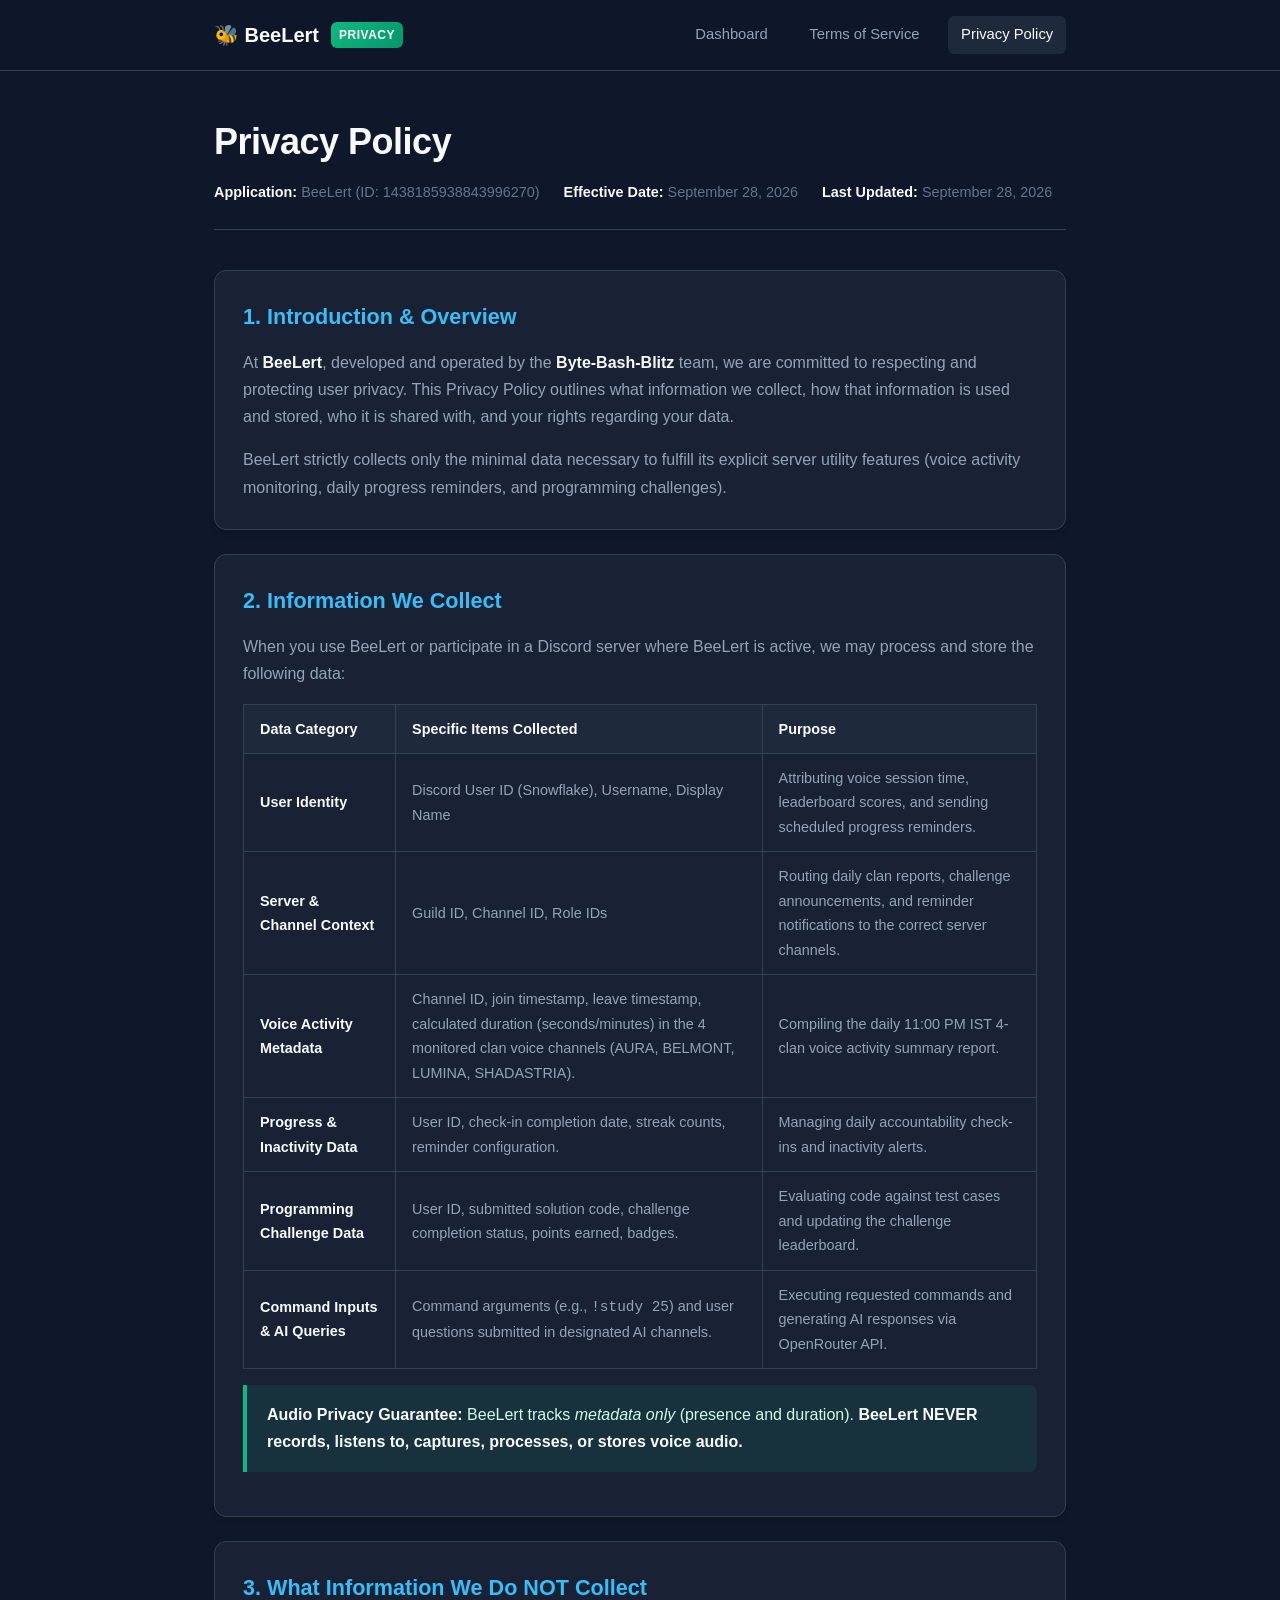
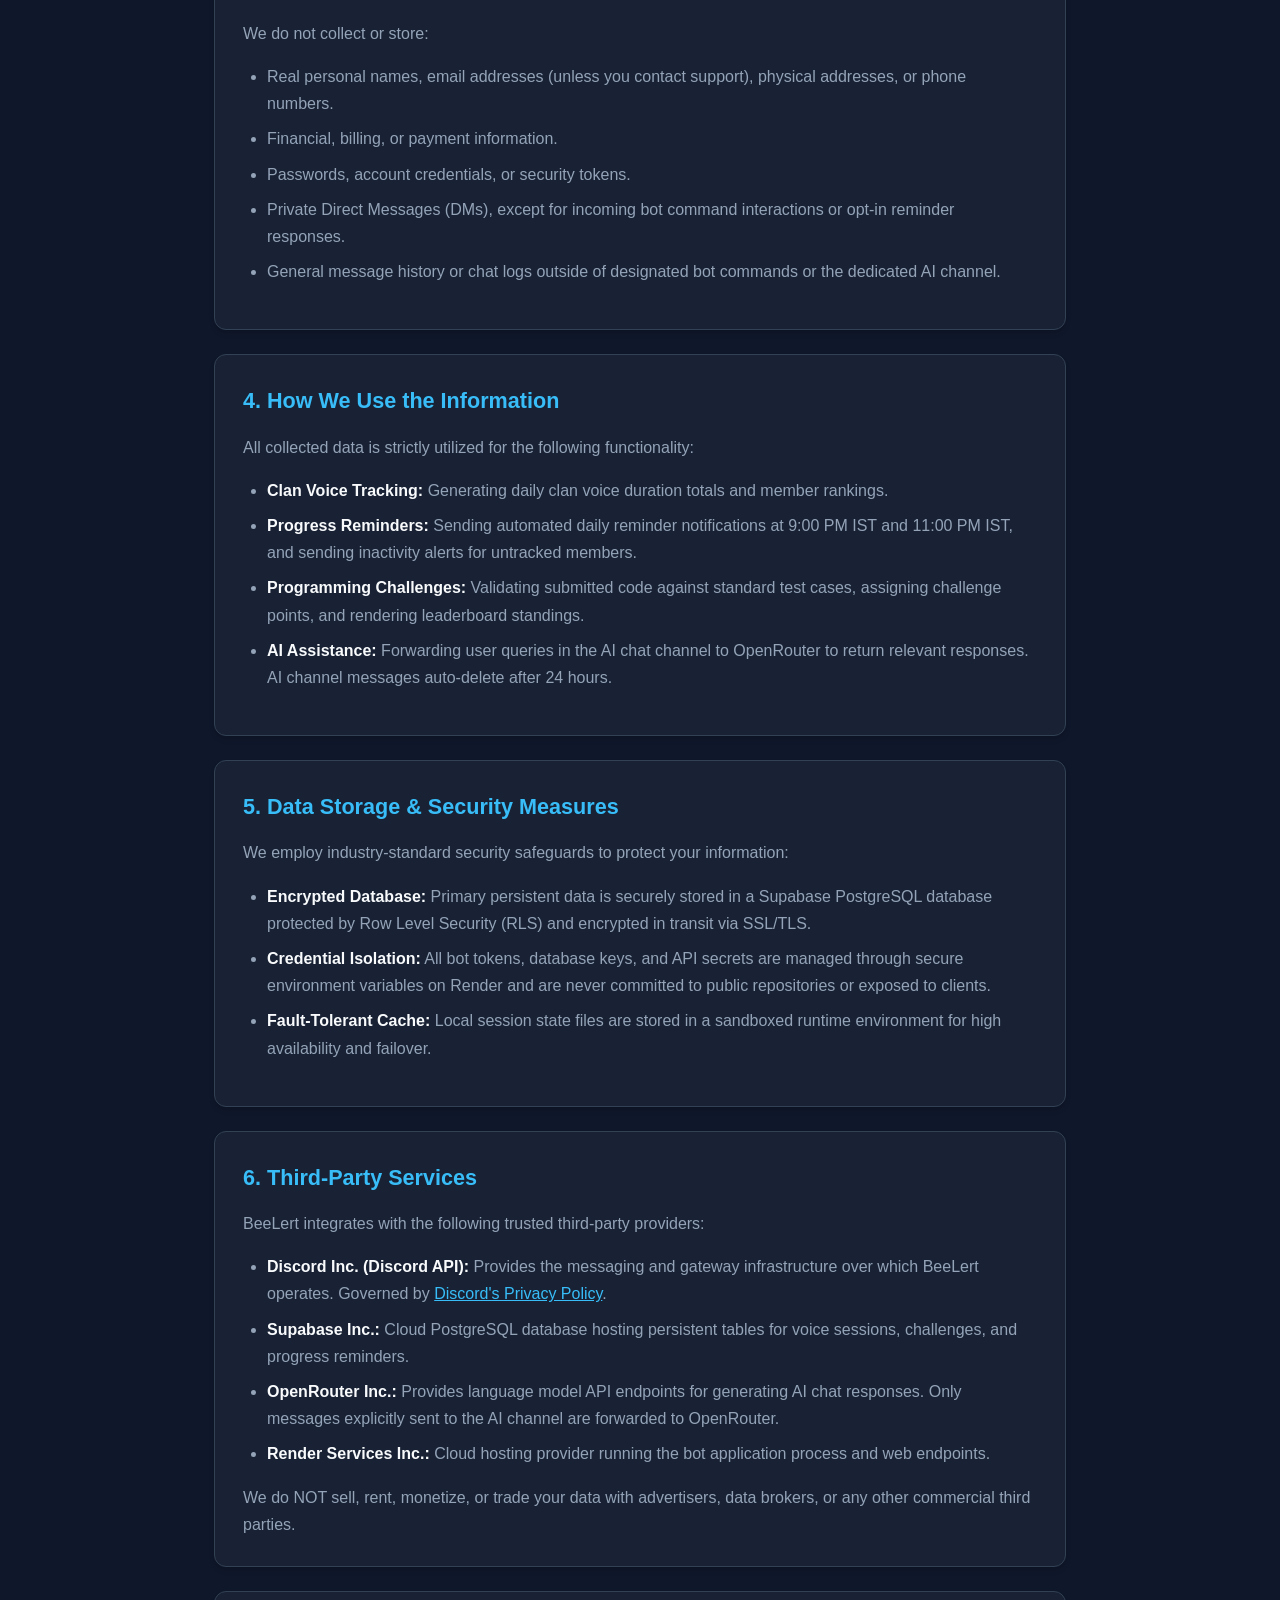
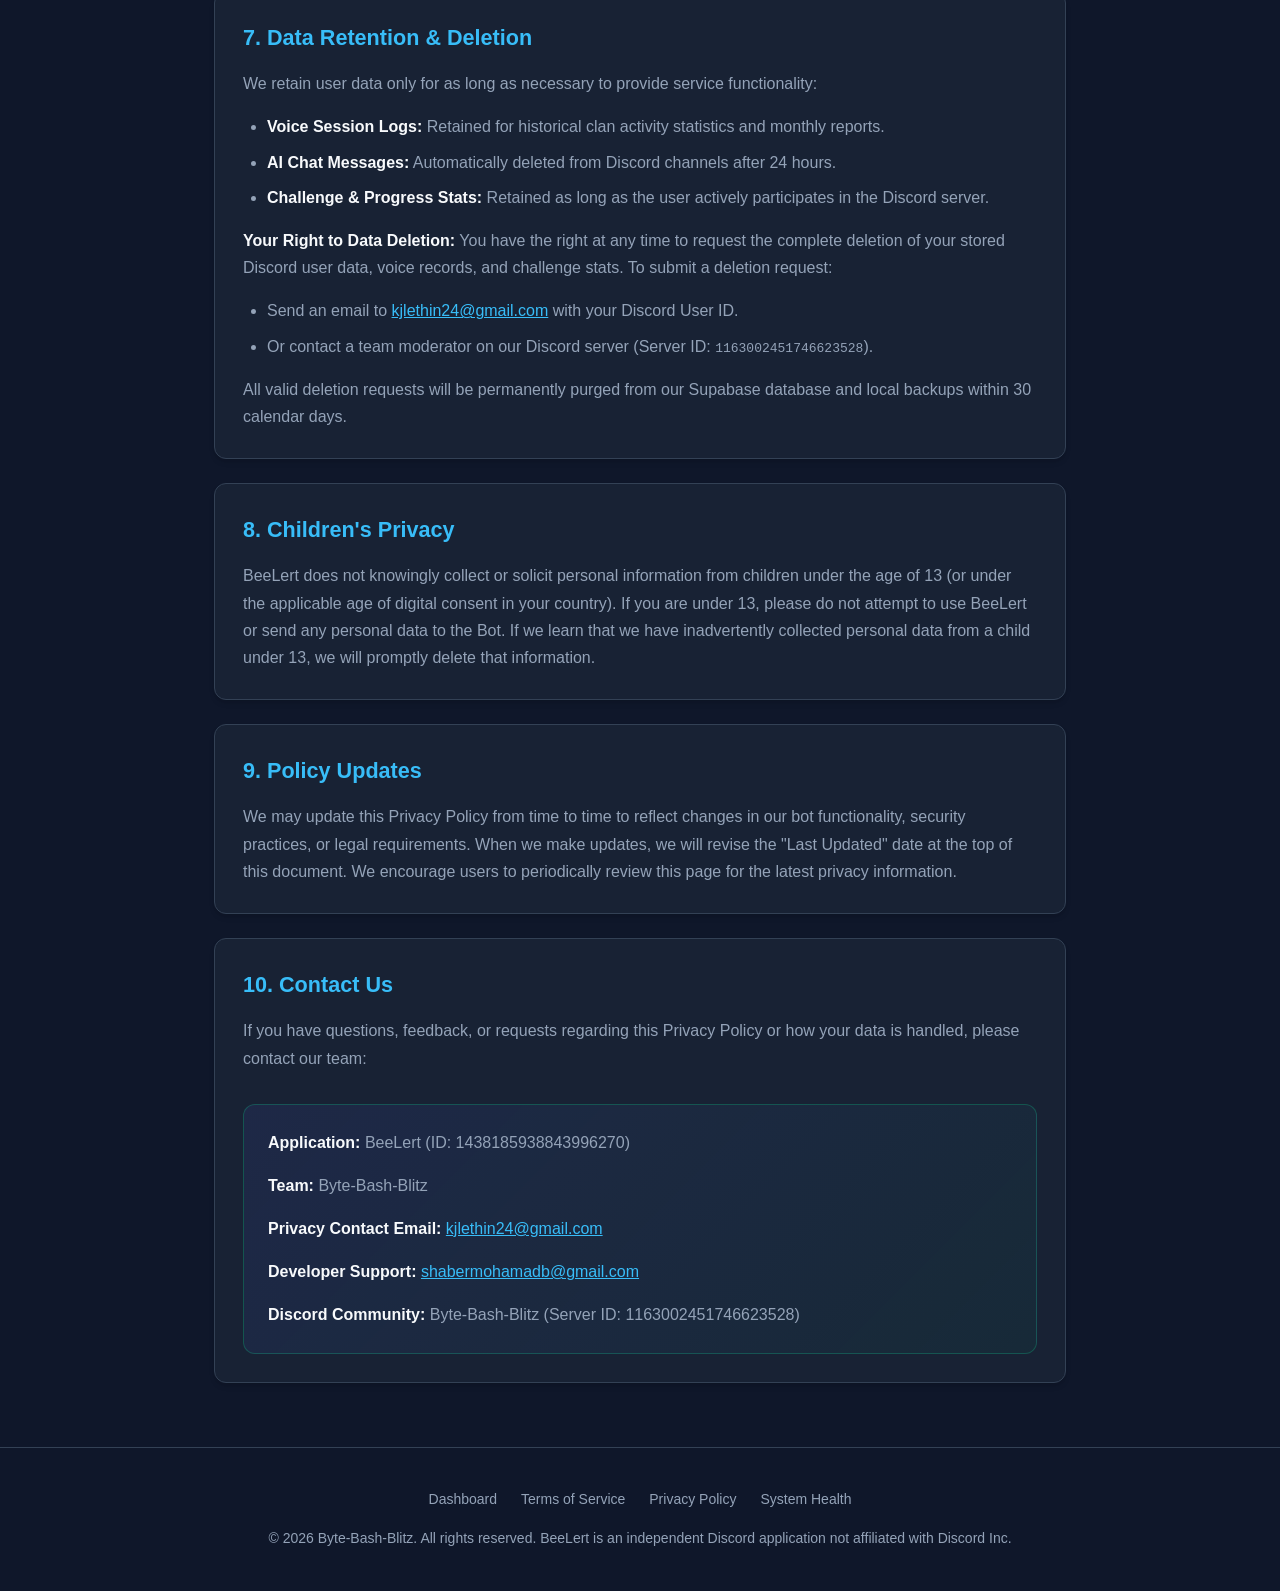
<file: public/privacy.html>
<!DOCTYPE html>
<html lang="en">
<head>
  <meta charset="UTF-8" />
  <meta name="viewport" content="width=device-width, initial-scale=1.0" />
  <title>Privacy Policy — BeeLert Discord Bot</title>
  <meta name="description" content="Privacy Policy for BeeLert Discord Bot. Explaining transparent data collection, storage in Supabase, retention, and deletion rights." />
  <style>
    :root {
      --bg-primary: #0f172a;
      --bg-secondary: #1e293b;
      --bg-card: #182234;
      --text-primary: #f8fafc;
      --text-secondary: #94a3b8;
      --text-muted: #64748b;
      --accent: #5865f2;
      --accent-hover: #4752c4;
      --border: #334155;
      --success: #10b981;
      --warning: #f59e0b;
    }

    * {
      box-sizing: border-box;
      margin: 0;
      padding: 0;
    }

    body {
      font-family: -apple-system, BlinkMacSystemFont, 'Segoe UI', Roboto, Helvetica, Arial, sans-serif;
      background-color: var(--bg-primary);
      color: var(--text-primary);
      line-height: 1.7;
      padding: 0;
      margin: 0;
    }

    header {
      background-color: rgba(15, 23, 42, 0.9);
      backdrop-filter: blur(12px);
      -webkit-backdrop-filter: blur(12px);
      border-bottom: 1px solid var(--border);
      position: sticky;
      top: 0;
      z-index: 100;
    }

    .header-container {
      max-width: 900px;
      margin: 0 auto;
      padding: 1rem 1.5rem;
      display: flex;
      justify-content: space-between;
      align-items: center;
    }

    .brand {
      display: flex;
      align-items: center;
      gap: 0.75rem;
      font-size: 1.25rem;
      font-weight: 700;
      color: var(--text-primary);
      text-decoration: none;
    }

    .brand-badge {
      background: linear-gradient(135deg, #10b981, #059669);
      color: #fff;
      font-size: 0.75rem;
      font-weight: 800;
      padding: 0.2rem 0.5rem;
      border-radius: 6px;
      letter-spacing: 0.5px;
    }

    nav {
      display: flex;
      gap: 1rem;
    }

    nav a {
      color: var(--text-secondary);
      text-decoration: none;
      font-size: 0.925rem;
      font-weight: 500;
      padding: 0.4rem 0.8rem;
      border-radius: 6px;
      transition: all 0.2s ease;
    }

    nav a:hover, nav a.active {
      color: var(--text-primary);
      background-color: var(--bg-secondary);
    }

    main {
      max-width: 900px;
      margin: 2.5rem auto 4rem;
      padding: 0 1.5rem;
    }

    .doc-hero {
      margin-bottom: 2.5rem;
      border-bottom: 1px solid var(--border);
      padding-bottom: 1.5rem;
    }

    .doc-hero h1 {
      font-size: 2.25rem;
      font-weight: 800;
      color: var(--text-primary);
      margin-bottom: 0.5rem;
      letter-spacing: -0.5px;
    }

    .meta {
      color: var(--text-muted);
      font-size: 0.9rem;
      display: flex;
      gap: 1.5rem;
      flex-wrap: wrap;
    }

    article section {
      background-color: var(--bg-card);
      border: 1px solid var(--border);
      border-radius: 12px;
      padding: 1.75rem;
      margin-bottom: 1.5rem;
      box-shadow: 0 4px 6px -1px rgba(0, 0, 0, 0.1), 0 2px 4px -2px rgba(0, 0, 0, 0.1);
    }

    h2 {
      font-size: 1.35rem;
      font-weight: 700;
      color: #38bdf8;
      margin-bottom: 0.85rem;
      display: flex;
      align-items: center;
      gap: 0.5rem;
    }

    p {
      color: var(--text-secondary);
      margin-bottom: 1rem;
    }

    p:last-child {
      margin-bottom: 0;
    }

    ul, ol {
      color: var(--text-secondary);
      padding-left: 1.5rem;
      margin-bottom: 1rem;
    }

    li {
      margin-bottom: 0.5rem;
    }

    strong {
      color: var(--text-primary);
    }

    .data-table {
      width: 100%;
      border-collapse: collapse;
      margin: 1rem 0;
      font-size: 0.9rem;
    }

    .data-table th, .data-table td {
      border: 1px solid var(--border);
      padding: 0.75rem 1rem;
      text-align: left;
    }

    .data-table th {
      background-color: var(--bg-secondary);
      color: var(--text-primary);
    }

    .data-table td {
      color: var(--text-secondary);
    }

    .card-alert {
      background-color: rgba(16, 185, 129, 0.1);
      border-left: 4px solid var(--success);
      padding: 1rem 1.25rem;
      border-radius: 0 8px 8px 0;
      margin: 1rem 0;
      color: #d1fae5;
    }

    .contact-card {
      background: linear-gradient(135deg, rgba(88, 101, 242, 0.1), rgba(16, 185, 129, 0.05));
      border: 1px solid rgba(16, 185, 129, 0.3);
      padding: 1.5rem;
      border-radius: 12px;
      margin-top: 2rem;
    }

    footer {
      border-top: 1px solid var(--border);
      background-color: var(--bg-primary);
      padding: 2.5rem 1.5rem;
      color: var(--text-muted);
      font-size: 0.875rem;
      text-align: center;
    }

    .footer-links {
      display: flex;
      justify-content: center;
      gap: 1.5rem;
      margin-bottom: 1rem;
    }

    .footer-links a {
      color: var(--text-secondary);
      text-decoration: none;
    }

    .footer-links a:hover {
      color: var(--accent);
    }

    @media (max-width: 640px) {
      .header-container {
        flex-direction: column;
        gap: 0.75rem;
        align-items: flex-start;
      }
      .doc-hero h1 {
        font-size: 1.75rem;
      }
      article section {
        padding: 1.25rem;
      }
      .data-table {
        font-size: 0.8rem;
      }
    }
  </style>
</head>
<body>
  <header>
    <div class="header-container">
      <a href="/dashboard/" class="brand">
        <span>🐝 BeeLert</span>
        <span class="brand-badge">PRIVACY</span>
      </a>
      <nav>
        <a href="/dashboard/">Dashboard</a>
        <a href="/terms">Terms of Service</a>
        <a href="/privacy" class="active">Privacy Policy</a>
      </nav>
    </div>
  </header>

  <main>
    <div class="doc-hero">
      <h1>Privacy Policy</h1>
      <div class="meta">
        <span><strong>Application:</strong> BeeLert (ID: 1438185938843996270)</span>
        <span><strong>Effective Date:</strong> September 28, 2026</span>
        <span><strong>Last Updated:</strong> September 28, 2026</span>
      </div>
    </div>

    <article>
      <section>
        <h2>1. Introduction & Overview</h2>
        <p>
          At <strong>BeeLert</strong>, developed and operated by the <strong>Byte-Bash-Blitz</strong> team, we are committed to respecting and protecting user privacy. This Privacy Policy outlines what information we collect, how that information is used and stored, who it is shared with, and your rights regarding your data.
        </p>
        <p>
          BeeLert strictly collects only the minimal data necessary to fulfill its explicit server utility features (voice activity monitoring, daily progress reminders, and programming challenges).
        </p>
      </section>

      <section>
        <h2>2. Information We Collect</h2>
        <p>
          When you use BeeLert or participate in a Discord server where BeeLert is active, we may process and store the following data:
        </p>
        <table class="data-table">
          <thead>
            <tr>
              <th>Data Category</th>
              <th>Specific Items Collected</th>
              <th>Purpose</th>
            </tr>
          </thead>
          <tbody>
            <tr>
              <td><strong>User Identity</strong></td>
              <td>Discord User ID (Snowflake), Username, Display Name</td>
              <td>Attributing voice session time, leaderboard scores, and sending scheduled progress reminders.</td>
            </tr>
            <tr>
              <td><strong>Server & Channel Context</strong></td>
              <td>Guild ID, Channel ID, Role IDs</td>
              <td>Routing daily clan reports, challenge announcements, and reminder notifications to the correct server channels.</td>
            </tr>
            <tr>
              <td><strong>Voice Activity Metadata</strong></td>
              <td>Channel ID, join timestamp, leave timestamp, calculated duration (seconds/minutes) in the 4 monitored clan voice channels (AURA, BELMONT, LUMINA, SHADASTRIA).</td>
              <td>Compiling the daily 11:00 PM IST 4-clan voice activity summary report.</td>
            </tr>
            <tr>
              <td><strong>Progress & Inactivity Data</strong></td>
              <td>User ID, check-in completion date, streak counts, reminder configuration.</td>
              <td>Managing daily accountability check-ins and inactivity alerts.</td>
            </tr>
            <tr>
              <td><strong>Programming Challenge Data</strong></td>
              <td>User ID, submitted solution code, challenge completion status, points earned, badges.</td>
              <td>Evaluating code against test cases and updating the challenge leaderboard.</td>
            </tr>
            <tr>
              <td><strong>Command Inputs & AI Queries</strong></td>
              <td>Command arguments (e.g., <code>!study 25</code>) and user questions submitted in designated AI channels.</td>
              <td>Executing requested commands and generating AI responses via OpenRouter API.</td>
            </tr>
          </tbody>
        </table>

        <div class="card-alert">
          <strong>Audio Privacy Guarantee:</strong> BeeLert tracks <em>metadata only</em> (presence and duration). <strong>BeeLert NEVER records, listens to, captures, processes, or stores voice audio.</strong>
        </div>
      </section>

      <section>
        <h2>3. What Information We Do NOT Collect</h2>
        <p>
          We do not collect or store:
        </p>
        <ul>
          <li>Real personal names, email addresses (unless you contact support), physical addresses, or phone numbers.</li>
          <li>Financial, billing, or payment information.</li>
          <li>Passwords, account credentials, or security tokens.</li>
          <li>Private Direct Messages (DMs), except for incoming bot command interactions or opt-in reminder responses.</li>
          <li>General message history or chat logs outside of designated bot commands or the dedicated AI channel.</li>
        </ul>
      </section>

      <section>
        <h2>4. How We Use the Information</h2>
        <p>
          All collected data is strictly utilized for the following functionality:
        </p>
        <ul>
          <li><strong>Clan Voice Tracking:</strong> Generating daily clan voice duration totals and member rankings.</li>
          <li><strong>Progress Reminders:</strong> Sending automated daily reminder notifications at 9:00 PM IST and 11:00 PM IST, and sending inactivity alerts for untracked members.</li>
          <li><strong>Programming Challenges:</strong> Validating submitted code against standard test cases, assigning challenge points, and rendering leaderboard standings.</li>
          <li><strong>AI Assistance:</strong> Forwarding user queries in the AI chat channel to OpenRouter to return relevant responses. AI channel messages auto-delete after 24 hours.</li>
        </ul>
      </section>

      <section>
        <h2>5. Data Storage & Security Measures</h2>
        <p>
          We employ industry-standard security safeguards to protect your information:
        </p>
        <ul>
          <li><strong>Encrypted Database:</strong> Primary persistent data is securely stored in a Supabase PostgreSQL database protected by Row Level Security (RLS) and encrypted in transit via SSL/TLS.</li>
          <li><strong>Credential Isolation:</strong> All bot tokens, database keys, and API secrets are managed through secure environment variables on Render and are never committed to public repositories or exposed to clients.</li>
          <li><strong>Fault-Tolerant Cache:</strong> Local session state files are stored in a sandboxed runtime environment for high availability and failover.</li>
        </ul>
      </section>

      <section>
        <h2>6. Third-Party Services</h2>
        <p>
          BeeLert integrates with the following trusted third-party providers:
        </p>
        <ul>
          <li><strong>Discord Inc. (Discord API):</strong> Provides the messaging and gateway infrastructure over which BeeLert operates. Governed by <a href="https://discord.com/privacy" target="_blank" rel="noopener" style="color: #38bdf8;">Discord's Privacy Policy</a>.</li>
          <li><strong>Supabase Inc.:</strong> Cloud PostgreSQL database hosting persistent tables for voice sessions, challenges, and progress reminders.</li>
          <li><strong>OpenRouter Inc.:</strong> Provides language model API endpoints for generating AI chat responses. Only messages explicitly sent to the AI channel are forwarded to OpenRouter.</li>
          <li><strong>Render Services Inc.:</strong> Cloud hosting provider running the bot application process and web endpoints.</li>
        </ul>
        <p>
          We do NOT sell, rent, monetize, or trade your data with advertisers, data brokers, or any other commercial third parties.
        </p>
      </section>

      <section>
        <h2>7. Data Retention & Deletion</h2>
        <p>
          We retain user data only for as long as necessary to provide service functionality:
        </p>
        <ul>
          <li><strong>Voice Session Logs:</strong> Retained for historical clan activity statistics and monthly reports.</li>
          <li><strong>AI Chat Messages:</strong> Automatically deleted from Discord channels after 24 hours.</li>
          <li><strong>Challenge & Progress Stats:</strong> Retained as long as the user actively participates in the Discord server.</li>
        </ul>
        <p>
          <strong>Your Right to Data Deletion:</strong> You have the right at any time to request the complete deletion of your stored Discord user data, voice records, and challenge stats. To submit a deletion request:
        </p>
        <ul>
          <li>Send an email to <a href="mailto:kjlethin24@gmail.com" style="color: #38bdf8;">kjlethin24@gmail.com</a> with your Discord User ID.</li>
          <li>Or contact a team moderator on our Discord server (Server ID: <code>1163002451746623528</code>).</li>
        </ul>
        <p>
          All valid deletion requests will be permanently purged from our Supabase database and local backups within 30 calendar days.
        </p>
      </section>

      <section>
        <h2>8. Children's Privacy</h2>
        <p>
          BeeLert does not knowingly collect or solicit personal information from children under the age of 13 (or under the applicable age of digital consent in your country). If you are under 13, please do not attempt to use BeeLert or send any personal data to the Bot. If we learn that we have inadvertently collected personal data from a child under 13, we will promptly delete that information.
        </p>
      </section>

      <section>
        <h2>9. Policy Updates</h2>
        <p>
          We may update this Privacy Policy from time to time to reflect changes in our bot functionality, security practices, or legal requirements. When we make updates, we will revise the "Last Updated" date at the top of this document. We encourage users to periodically review this page for the latest privacy information.
        </p>
      </section>

      <section>
        <h2>10. Contact Us</h2>
        <p>
          If you have questions, feedback, or requests regarding this Privacy Policy or how your data is handled, please contact our team:
        </p>
        <div class="contact-card">
          <p><strong>Application:</strong> BeeLert (ID: 1438185938843996270)</p>
          <p><strong>Team:</strong> Byte-Bash-Blitz</p>
          <p><strong>Privacy Contact Email:</strong> <a href="mailto:kjlethin24@gmail.com" style="color: #38bdf8;">kjlethin24@gmail.com</a></p>
          <p><strong>Developer Support:</strong> <a href="mailto:shabermohamadb@gmail.com" style="color: #38bdf8;">shabermohamadb@gmail.com</a></p>
          <p><strong>Discord Community:</strong> Byte-Bash-Blitz (Server ID: 1163002451746623528)</p>
        </div>
      </section>
    </article>
  </main>

  <footer>
    <div class="footer-links">
      <a href="/dashboard/">Dashboard</a>
      <a href="/terms">Terms of Service</a>
      <a href="/privacy">Privacy Policy</a>
      <a href="/health">System Health</a>
    </div>
    <p>&copy; 2026 Byte-Bash-Blitz. All rights reserved. BeeLert is an independent Discord application not affiliated with Discord Inc.</p>
  </footer>
</body>
</html>
</file>
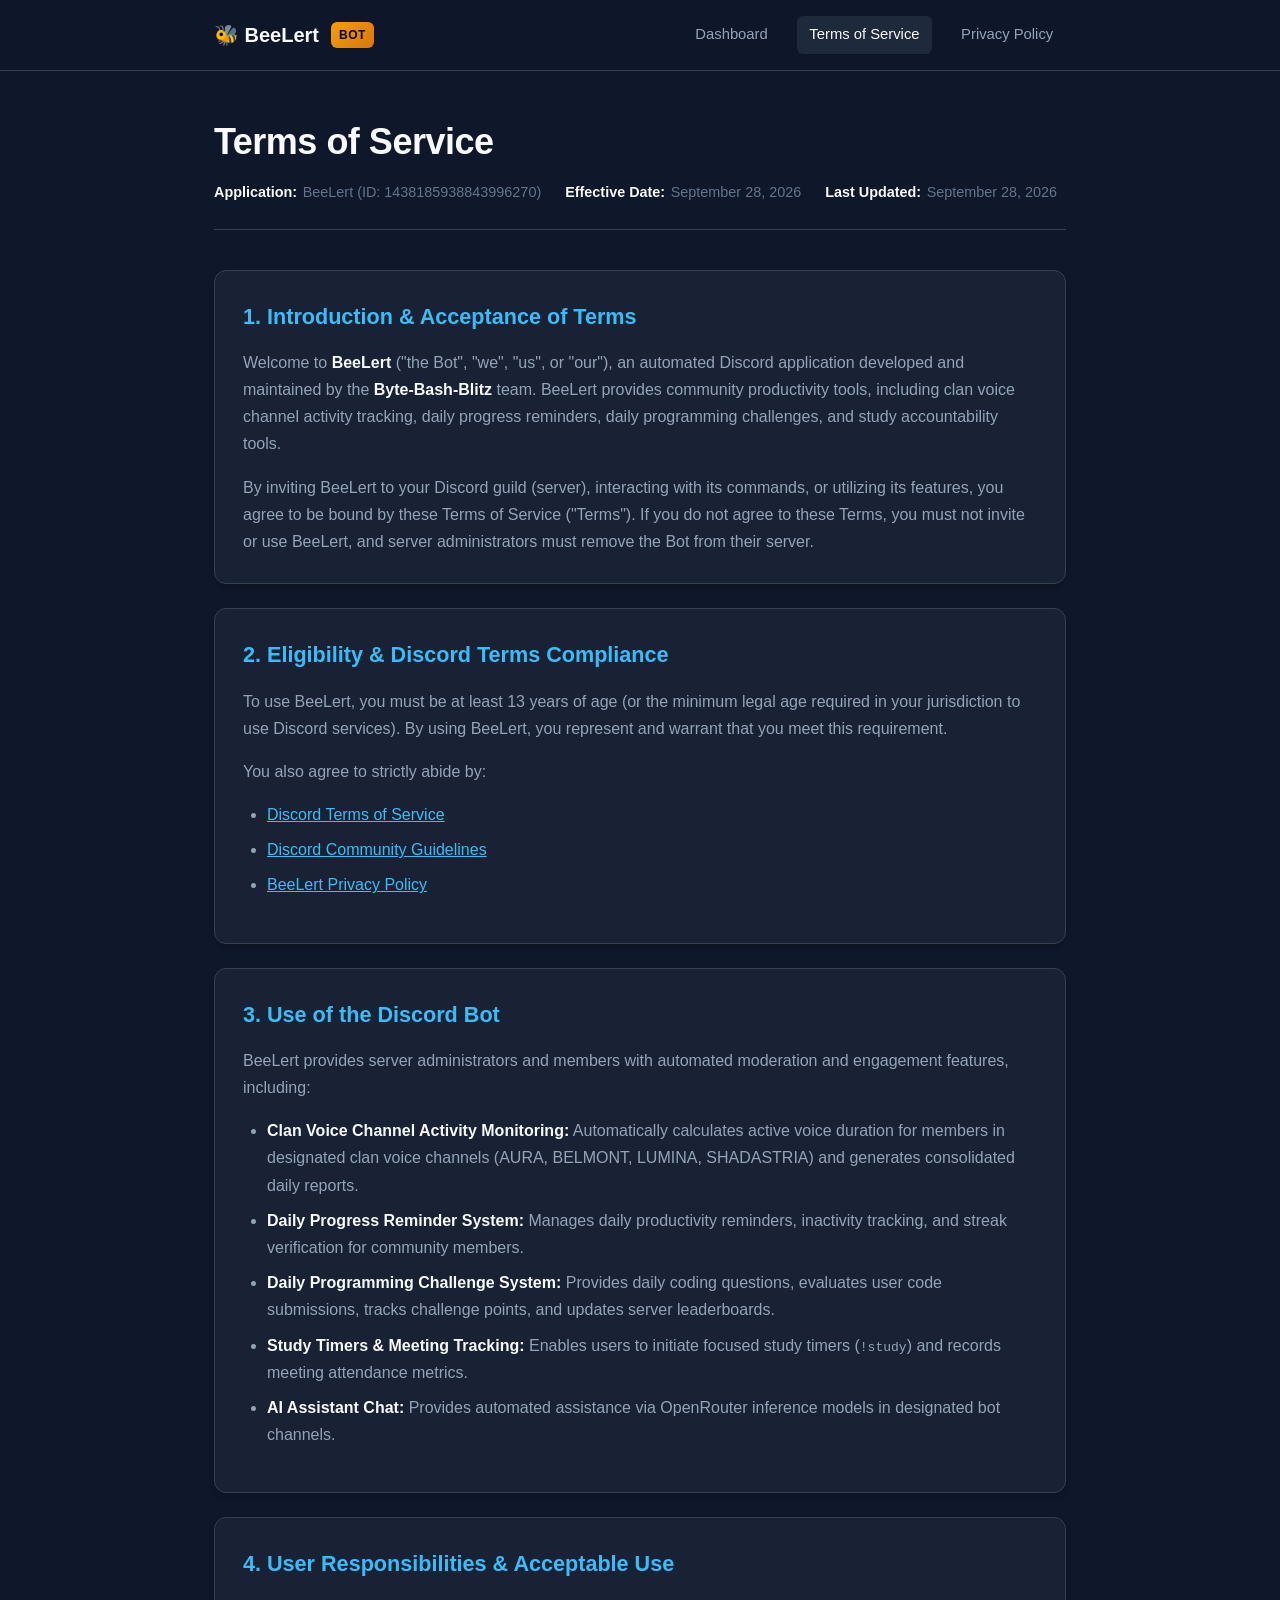
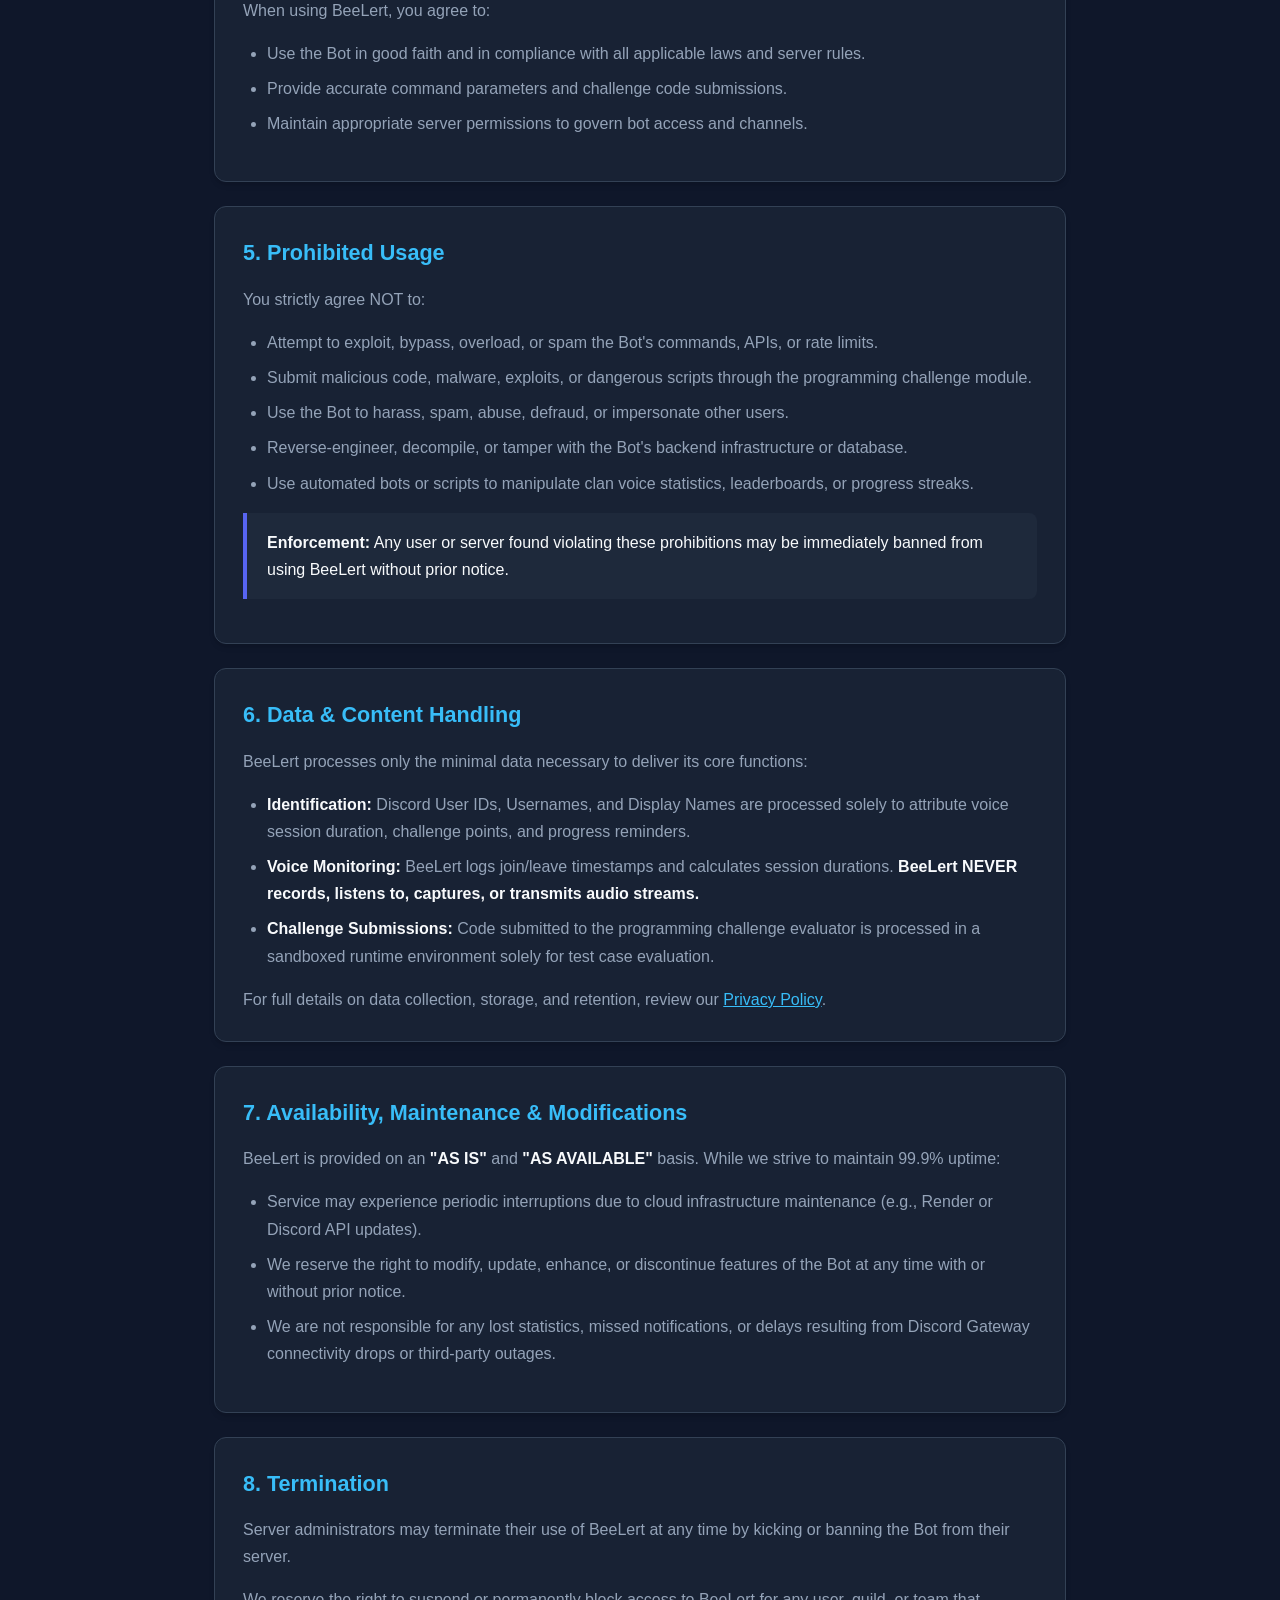
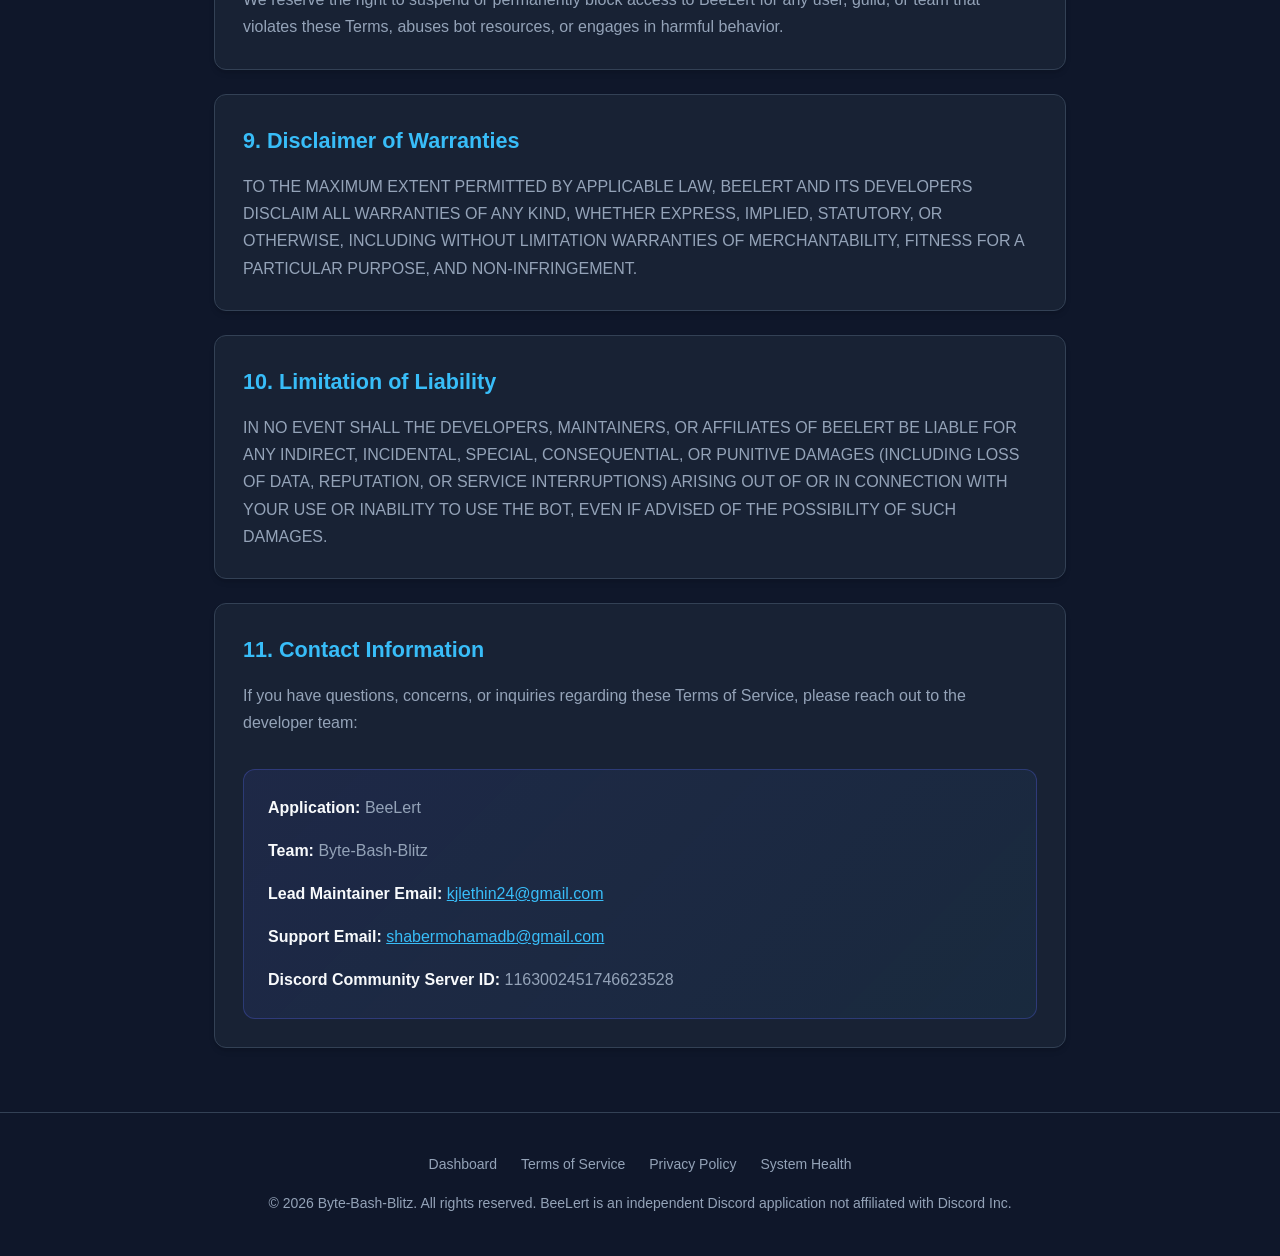
<file: public/terms.html>
<!DOCTYPE html>
<html lang="en">
<head>
  <meta charset="UTF-8" />
  <meta name="viewport" content="width=device-width, initial-scale=1.0" />
  <title>Terms of Service — BeeLert Discord Bot</title>
  <meta name="description" content="Terms of Service for BeeLert, an automated Discord bot for voice tracking, daily progress reminders, and programming challenges." />
  <style>
    :root {
      --bg-primary: #0f172a;
      --bg-secondary: #1e293b;
      --bg-card: #182234;
      --text-primary: #f8fafc;
      --text-secondary: #94a3b8;
      --text-muted: #64748b;
      --accent: #5865f2;
      --accent-hover: #4752c4;
      --accent-glow: rgba(88, 101, 242, 0.2);
      --border: #334155;
      --success: #10b981;
    }

    * {
      box-sizing: border-box;
      margin: 0;
      padding: 0;
    }

    body {
      font-family: -apple-system, BlinkMacSystemFont, 'Segoe UI', Roboto, Helvetica, Arial, sans-serif;
      background-color: var(--bg-primary);
      color: var(--text-primary);
      line-height: 1.7;
      padding: 0;
      margin: 0;
    }

    header {
      background-color: rgba(15, 23, 42, 0.9);
      backdrop-filter: blur(12px);
      -webkit-backdrop-filter: blur(12px);
      border-bottom: 1px solid var(--border);
      position: sticky;
      top: 0;
      z-index: 100;
    }

    .header-container {
      max-width: 900px;
      margin: 0 auto;
      padding: 1rem 1.5rem;
      display: flex;
      justify-content: space-between;
      align-items: center;
    }

    .brand {
      display: flex;
      align-items: center;
      gap: 0.75rem;
      font-size: 1.25rem;
      font-weight: 700;
      color: var(--text-primary);
      text-decoration: none;
    }

    .brand-badge {
      background: linear-gradient(135deg, #f59e0b, #d97706);
      color: #000;
      font-size: 0.75rem;
      font-weight: 800;
      padding: 0.2rem 0.5rem;
      border-radius: 6px;
      letter-spacing: 0.5px;
    }

    nav {
      display: flex;
      gap: 1rem;
    }

    nav a {
      color: var(--text-secondary);
      text-decoration: none;
      font-size: 0.925rem;
      font-weight: 500;
      padding: 0.4rem 0.8rem;
      border-radius: 6px;
      transition: all 0.2s ease;
    }

    nav a:hover, nav a.active {
      color: var(--text-primary);
      background-color: var(--bg-secondary);
    }

    main {
      max-width: 900px;
      margin: 2.5rem auto 4rem;
      padding: 0 1.5rem;
    }

    .doc-hero {
      margin-bottom: 2.5rem;
      border-bottom: 1px solid var(--border);
      padding-bottom: 1.5rem;
    }

    .doc-hero h1 {
      font-size: 2.25rem;
      font-weight: 800;
      color: var(--text-primary);
      margin-bottom: 0.5rem;
      letter-spacing: -0.5px;
    }

    .meta {
      color: var(--text-muted);
      font-size: 0.9rem;
      display: flex;
      gap: 1.5rem;
      flex-wrap: wrap;
    }

    .meta span {
      display: inline-flex;
      align-items: center;
      gap: 0.35rem;
    }

    article section {
      background-color: var(--bg-card);
      border: 1px solid var(--border);
      border-radius: 12px;
      padding: 1.75rem;
      margin-bottom: 1.5rem;
      box-shadow: 0 4px 6px -1px rgba(0, 0, 0, 0.1), 0 2px 4px -2px rgba(0, 0, 0, 0.1);
    }

    h2 {
      font-size: 1.35rem;
      font-weight: 700;
      color: #38bdf8;
      margin-bottom: 0.85rem;
      display: flex;
      align-items: center;
      gap: 0.5rem;
    }

    p {
      color: var(--text-secondary);
      margin-bottom: 1rem;
    }

    p:last-child {
      margin-bottom: 0;
    }

    ul, ol {
      color: var(--text-secondary);
      padding-left: 1.5rem;
      margin-bottom: 1rem;
    }

    li {
      margin-bottom: 0.5rem;
    }

    strong {
      color: var(--text-primary);
    }

    .highlight-box {
      background-color: var(--bg-secondary);
      border-left: 4px solid var(--accent);
      padding: 1rem 1.25rem;
      border-radius: 0 8px 8px 0;
      margin: 1rem 0;
    }

    .contact-card {
      background: linear-gradient(135deg, rgba(88, 101, 242, 0.1), rgba(56, 189, 248, 0.05));
      border: 1px solid rgba(88, 101, 242, 0.3);
      padding: 1.5rem;
      border-radius: 12px;
      margin-top: 2rem;
    }

    footer {
      border-top: 1px solid var(--border);
      background-color: var(--bg-primary);
      padding: 2.5rem 1.5rem;
      color: var(--text-muted);
      font-size: 0.875rem;
      text-align: center;
    }

    .footer-links {
      display: flex;
      justify-content: center;
      gap: 1.5rem;
      margin-bottom: 1rem;
    }

    .footer-links a {
      color: var(--text-secondary);
      text-decoration: none;
    }

    .footer-links a:hover {
      color: var(--accent);
    }

    @media (max-width: 640px) {
      .header-container {
        flex-direction: column;
        gap: 0.75rem;
        align-items: flex-start;
      }
      .doc-hero h1 {
        font-size: 1.75rem;
      }
      article section {
        padding: 1.25rem;
      }
    }
  </style>
</head>
<body>
  <header>
    <div class="header-container">
      <a href="/dashboard/" class="brand">
        <span>🐝 BeeLert</span>
        <span class="brand-badge">BOT</span>
      </a>
      <nav>
        <a href="/dashboard/">Dashboard</a>
        <a href="/terms" class="active">Terms of Service</a>
        <a href="/privacy">Privacy Policy</a>
      </nav>
    </div>
  </header>

  <main>
    <div class="doc-hero">
      <h1>Terms of Service</h1>
      <div class="meta">
        <span><strong>Application:</strong> BeeLert (ID: 1438185938843996270)</span>
        <span><strong>Effective Date:</strong> September 28, 2026</span>
        <span><strong>Last Updated:</strong> September 28, 2026</span>
      </div>
    </div>

    <article>
      <section>
        <h2>1. Introduction & Acceptance of Terms</h2>
        <p>
          Welcome to <strong>BeeLert</strong> ("the Bot", "we", "us", or "our"), an automated Discord application developed and maintained by the <strong>Byte-Bash-Blitz</strong> team. BeeLert provides community productivity tools, including clan voice channel activity tracking, daily progress reminders, daily programming challenges, and study accountability tools.
        </p>
        <p>
          By inviting BeeLert to your Discord guild (server), interacting with its commands, or utilizing its features, you agree to be bound by these Terms of Service ("Terms"). If you do not agree to these Terms, you must not invite or use BeeLert, and server administrators must remove the Bot from their server.
        </p>
      </section>

      <section>
        <h2>2. Eligibility & Discord Terms Compliance</h2>
        <p>
          To use BeeLert, you must be at least 13 years of age (or the minimum legal age required in your jurisdiction to use Discord services). By using BeeLert, you represent and warrant that you meet this requirement.
        </p>
        <p>
          You also agree to strictly abide by:
        </p>
        <ul>
          <li><a href="https://discord.com/terms" target="_blank" rel="noopener" style="color: #38bdf8;">Discord Terms of Service</a></li>
          <li><a href="https://discord.com/guidelines" target="_blank" rel="noopener" style="color: #38bdf8;">Discord Community Guidelines</a></li>
          <li><a href="/privacy" style="color: #38bdf8;">BeeLert Privacy Policy</a></li>
        </ul>
      </section>

      <section>
        <h2>3. Use of the Discord Bot</h2>
        <p>
          BeeLert provides server administrators and members with automated moderation and engagement features, including:
        </p>
        <ul>
          <li><strong>Clan Voice Channel Activity Monitoring:</strong> Automatically calculates active voice duration for members in designated clan voice channels (AURA, BELMONT, LUMINA, SHADASTRIA) and generates consolidated daily reports.</li>
          <li><strong>Daily Progress Reminder System:</strong> Manages daily productivity reminders, inactivity tracking, and streak verification for community members.</li>
          <li><strong>Daily Programming Challenge System:</strong> Provides daily coding questions, evaluates user code submissions, tracks challenge points, and updates server leaderboards.</li>
          <li><strong>Study Timers & Meeting Tracking:</strong> Enables users to initiate focused study timers (<code>!study</code>) and records meeting attendance metrics.</li>
          <li><strong>AI Assistant Chat:</strong> Provides automated assistance via OpenRouter inference models in designated bot channels.</li>
        </ul>
      </section>

      <section>
        <h2>4. User Responsibilities & Acceptable Use</h2>
        <p>
          When using BeeLert, you agree to:
        </p>
        <ul>
          <li>Use the Bot in good faith and in compliance with all applicable laws and server rules.</li>
          <li>Provide accurate command parameters and challenge code submissions.</li>
          <li>Maintain appropriate server permissions to govern bot access and channels.</li>
        </ul>
      </section>

      <section>
        <h2>5. Prohibited Usage</h2>
        <p>
          You strictly agree NOT to:
        </p>
        <ul>
          <li>Attempt to exploit, bypass, overload, or spam the Bot's commands, APIs, or rate limits.</li>
          <li>Submit malicious code, malware, exploits, or dangerous scripts through the programming challenge module.</li>
          <li>Use the Bot to harass, spam, abuse, defraud, or impersonate other users.</li>
          <li>Reverse-engineer, decompile, or tamper with the Bot's backend infrastructure or database.</li>
          <li>Use automated bots or scripts to manipulate clan voice statistics, leaderboards, or progress streaks.</li>
        </ul>
        <div class="highlight-box">
          <strong>Enforcement:</strong> Any user or server found violating these prohibitions may be immediately banned from using BeeLert without prior notice.
        </div>
      </section>

      <section>
        <h2>6. Data & Content Handling</h2>
        <p>
          BeeLert processes only the minimal data necessary to deliver its core functions:
        </p>
        <ul>
          <li><strong>Identification:</strong> Discord User IDs, Usernames, and Display Names are processed solely to attribute voice session duration, challenge points, and progress reminders.</li>
          <li><strong>Voice Monitoring:</strong> BeeLert logs join/leave timestamps and calculates session durations. <strong>BeeLert NEVER records, listens to, captures, or transmits audio streams.</strong></li>
          <li><strong>Challenge Submissions:</strong> Code submitted to the programming challenge evaluator is processed in a sandboxed runtime environment solely for test case evaluation.</li>
        </ul>
        <p>
          For full details on data collection, storage, and retention, review our <a href="/privacy" style="color: #38bdf8;">Privacy Policy</a>.
        </p>
      </section>

      <section>
        <h2>7. Availability, Maintenance & Modifications</h2>
        <p>
          BeeLert is provided on an <strong>"AS IS"</strong> and <strong>"AS AVAILABLE"</strong> basis. While we strive to maintain 99.9% uptime:
        </p>
        <ul>
          <li>Service may experience periodic interruptions due to cloud infrastructure maintenance (e.g., Render or Discord API updates).</li>
          <li>We reserve the right to modify, update, enhance, or discontinue features of the Bot at any time with or without prior notice.</li>
          <li>We are not responsible for any lost statistics, missed notifications, or delays resulting from Discord Gateway connectivity drops or third-party outages.</li>
        </ul>
      </section>

      <section>
        <h2>8. Termination</h2>
        <p>
          Server administrators may terminate their use of BeeLert at any time by kicking or banning the Bot from their server.
        </p>
        <p>
          We reserve the right to suspend or permanently block access to BeeLert for any user, guild, or team that violates these Terms, abuses bot resources, or engages in harmful behavior.
        </p>
      </section>

      <section>
        <h2>9. Disclaimer of Warranties</h2>
        <p>
          TO THE MAXIMUM EXTENT PERMITTED BY APPLICABLE LAW, BEELERT AND ITS DEVELOPERS DISCLAIM ALL WARRANTIES OF ANY KIND, WHETHER EXPRESS, IMPLIED, STATUTORY, OR OTHERWISE, INCLUDING WITHOUT LIMITATION WARRANTIES OF MERCHANTABILITY, FITNESS FOR A PARTICULAR PURPOSE, AND NON-INFRINGEMENT.
        </p>
      </section>

      <section>
        <h2>10. Limitation of Liability</h2>
        <p>
          IN NO EVENT SHALL THE DEVELOPERS, MAINTAINERS, OR AFFILIATES OF BEELERT BE LIABLE FOR ANY INDIRECT, INCIDENTAL, SPECIAL, CONSEQUENTIAL, OR PUNITIVE DAMAGES (INCLUDING LOSS OF DATA, REPUTATION, OR SERVICE INTERRUPTIONS) ARISING OUT OF OR IN CONNECTION WITH YOUR USE OR INABILITY TO USE THE BOT, EVEN IF ADVISED OF THE POSSIBILITY OF SUCH DAMAGES.
        </p>
      </section>

      <section>
        <h2>11. Contact Information</h2>
        <p>
          If you have questions, concerns, or inquiries regarding these Terms of Service, please reach out to the developer team:
        </p>
        <div class="contact-card">
          <p><strong>Application:</strong> BeeLert</p>
          <p><strong>Team:</strong> Byte-Bash-Blitz</p>
          <p><strong>Lead Maintainer Email:</strong> <a href="mailto:kjlethin24@gmail.com" style="color: #38bdf8;">kjlethin24@gmail.com</a></p>
          <p><strong>Support Email:</strong> <a href="mailto:shabermohamadb@gmail.com" style="color: #38bdf8;">shabermohamadb@gmail.com</a></p>
          <p><strong>Discord Community Server ID:</strong> 1163002451746623528</p>
        </div>
      </section>
    </article>
  </main>

  <footer>
    <div class="footer-links">
      <a href="/dashboard/">Dashboard</a>
      <a href="/terms">Terms of Service</a>
      <a href="/privacy">Privacy Policy</a>
      <a href="/health">System Health</a>
    </div>
    <p>&copy; 2026 Byte-Bash-Blitz. All rights reserved. BeeLert is an independent Discord application not affiliated with Discord Inc.</p>
  </footer>
</body>
</html>
</file>
